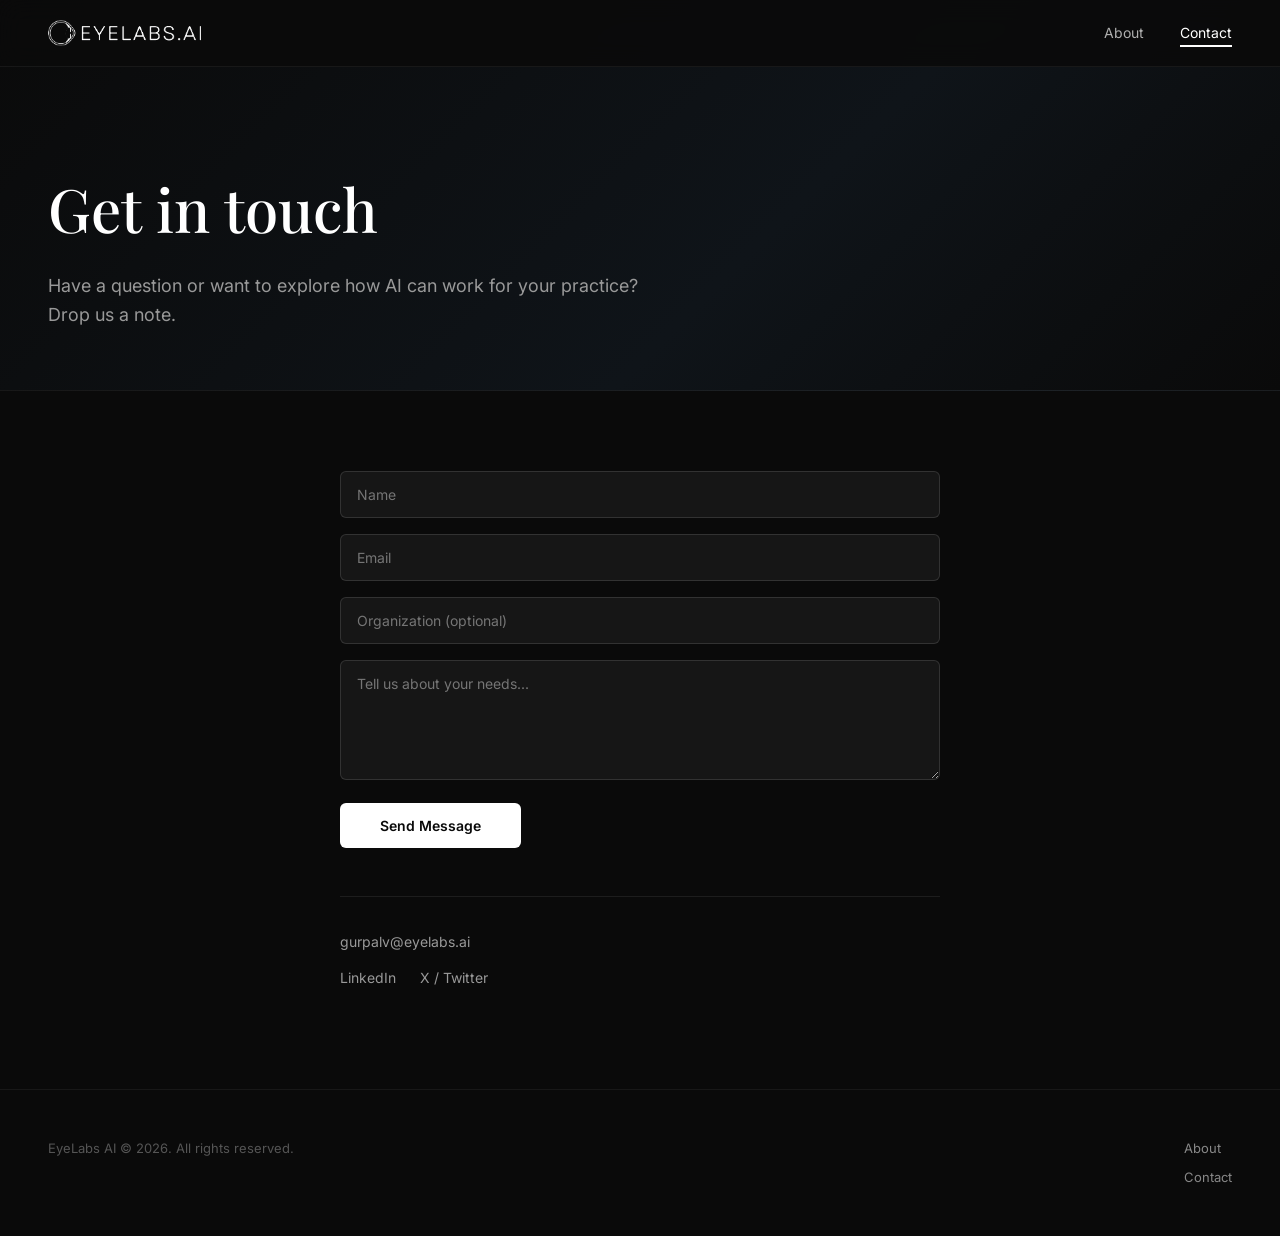
<file: contact.html>
<!DOCTYPE html>
<html lang="en">
<head>
  <meta charset="UTF-8">
  <meta name="viewport" content="width=device-width, initial-scale=1">
  <meta name="description" content="Contact EyeLabs AI - Explore how AI can work for your practice.">
  <title>Contact | EyeLabs AI</title>
  <link rel="shortcut icon" type="image/x-icon" href="img/favicon.png" />
  <link href="https://fonts.googleapis.com/css2?family=Inter:wght@300;400;500;600;700&family=Playfair+Display:wght@400;500;600;700&display=swap" rel="stylesheet">
  <link rel="stylesheet" href="css/site.css">
</head>
<body>

<!-- Nav -->
<nav>
  <a href="index.html" class="nav-logo">
    <img src="images/eyelabs-logo-white.png" alt="EyeLabs AI">
  </a>
  <button class="nav-toggle" onclick="document.querySelector('.nav-links').classList.toggle('open')" aria-label="Toggle menu">
    <span></span><span></span><span></span>
  </button>
  <ul class="nav-links">
    <li><a href="about.html">About</a></li>
    <li><a href="contact.html" class="nav-cta active">Contact</a></li>
  </ul>
</nav>

<!-- Page Header -->
<header class="page-header">
  <h1>Get in touch</h1>
  <p>Have a question or want to explore how AI can work for your practice? Drop us a note.</p>
</header>

<!-- Contact -->
<section class="contact">
  <div class="contact-inner">
    <form class="contact-form" action="https://formspree.io/f/xrgwqkjn" method="POST">
      <input type="text" name="name" placeholder="Name" required>
      <input type="email" name="email" placeholder="Email" required>
      <input type="text" name="organization" placeholder="Organization (optional)">
      <textarea name="message" placeholder="Tell us about your needs..." required></textarea>
      <button type="submit">Send Message</button>
    </form>
    <div class="contact-info">
      <a href="mailto:gurpalv@eyelabs.ai">gurpalv@eyelabs.ai</a>
      <div class="social-links">
        <a href="https://www.linkedin.com/in/gurpalvirdi/" target="_blank" rel="noopener">LinkedIn</a>
        <a href="https://twitter.com/EyeLabs_AI" target="_blank" rel="noopener">X / Twitter</a>
      </div>
    </div>
  </div>
</section>

<!-- Footer -->
<footer>
  <div class="footer-left">
    <p>EyeLabs AI &copy; 2026. All rights reserved.</p>
  </div>
  <div class="footer-links">
    <a href="about.html">About</a>
    <a href="contact.html">Contact</a>
  </div>
</footer>

</body>
</html>
</file>
<file: css/site.css>
*, *::before, *::after { margin: 0; padding: 0; box-sizing: border-box; }

body {
  font-family: 'Inter', sans-serif;
  background: #0a0a0a;
  color: #e8e8e8;
  line-height: 1.6;
  -webkit-font-smoothing: antialiased;
}

a { color: inherit; text-decoration: none; }

/* --- NAV --- */
nav {
  position: fixed;
  top: 0; left: 0; right: 0;
  z-index: 100;
  display: flex;
  align-items: center;
  justify-content: space-between;
  padding: 20px 48px;
  background: rgba(10,10,10,0.9);
  backdrop-filter: blur(12px);
  border-bottom: 1px solid rgba(255,255,255,0.06);
}
.nav-logo {
  font-family: 'Playfair Display', serif;
  font-size: 22px;
  font-weight: 600;
  color: #fff;
  display: flex;
  align-items: center;
  gap: 12px;
}
.nav-logo img {
  height: 26px;
  width: auto;
}
.nav-links {
  display: flex;
  align-items: center;
  gap: 36px;
  list-style: none;
}
.nav-links a {
  font-size: 14px;
  font-weight: 400;
  color: #b0b0b0;
  transition: color 0.2s;
}
.nav-links a:hover,
.nav-links a.active { color: #fff; }
.nav-cta {
  font-size: 14px;
  font-weight: 500;
  color: #fff !important;
  border-bottom: 2px solid #fff;
  padding-bottom: 4px;
}

/* Mobile nav toggle */
.nav-toggle {
  display: none;
  flex-direction: column;
  gap: 5px;
  background: none;
  border: none;
  cursor: pointer;
  padding: 4px;
}
.nav-toggle span {
  display: block;
  width: 24px;
  height: 2px;
  background: #fff;
  transition: 0.3s;
}

/* --- HERO --- */
.hero {
  min-height: 100vh;
  display: flex;
  flex-direction: column;
  justify-content: center;
  padding: 140px 48px 80px;
  background: linear-gradient(135deg, #0a0a0a 0%, #0f1419 50%, #0a0a0a 100%);
  position: relative;
  overflow: hidden;
}
.hero::before {
  content: '';
  position: absolute;
  top: -50%; right: -20%;
  width: 800px; height: 800px;
  background: radial-gradient(circle, rgba(59,130,246,0.06) 0%, transparent 70%);
  pointer-events: none;
}
.hero h1 {
  font-family: 'Playfair Display', serif;
  font-size: clamp(42px, 6vw, 80px);
  font-weight: 500;
  line-height: 1.1;
  color: #fff;
  max-width: 900px;
  margin-bottom: 28px;
}
.hero p {
  font-size: clamp(16px, 2vw, 20px);
  color: #999;
  max-width: 680px;
  line-height: 1.7;
}
.hero-actions { margin-top: 40px; }

/* --- PAGE HEADER (subpages) --- */
.page-header {
  padding: 160px 48px 60px;
  border-bottom: 1px solid rgba(255,255,255,0.06);
  background: linear-gradient(135deg, #0a0a0a 0%, #0f1419 60%, #0a0a0a 100%);
}
.page-header h1 {
  font-family: 'Playfair Display', serif;
  font-size: clamp(36px, 5vw, 60px);
  font-weight: 500;
  color: #fff;
  margin-bottom: 16px;
}
.page-header p {
  font-size: 18px;
  color: #999;
  max-width: 620px;
}

/* --- SECTION TITLES --- */
.section-title {
  font-family: 'Playfair Display', serif;
  font-size: clamp(28px, 4vw, 48px);
  font-weight: 500;
  color: #fff;
  text-align: center;
  margin-bottom: 16px;
}
.section-subtitle {
  font-size: 16px;
  color: #888;
  text-align: center;
  margin-bottom: 64px;
  max-width: 600px;
  margin-left: auto;
  margin-right: auto;
}

/* --- ABOUT --- */
.about-section {
  padding: 80px 48px;
}
.about-intro {
  max-width: 760px;
  margin: 0 auto 64px;
  text-align: center;
}
.about-intro p {
  font-size: 18px;
  color: #aaa;
  line-height: 1.8;
}
.founder {
  max-width: 760px;
  margin: 0 auto;
  display: flex;
  gap: 40px;
  align-items: center;
  padding: 40px;
  border: 1px solid rgba(255,255,255,0.08);
  border-radius: 10px;
}
.founder img {
  width: 130px;
  height: 130px;
  border-radius: 50%;
  object-fit: cover;
  border: 1px solid rgba(255,255,255,0.12);
  flex-shrink: 0;
}
.founder h3 { font-size: 21px; font-weight: 600; color: #fff; margin-bottom: 4px; }
.founder .role {
  font-size: 12px;
  color: #5b8def;
  text-transform: uppercase;
  letter-spacing: 0.08em;
  margin-bottom: 14px;
}
.founder p { font-size: 15px; color: #999; line-height: 1.7; }

/* --- AUDIENCE CARDS --- */
.audiences {
  padding: 100px 48px;
  background: #0d0d0d;
}
.audience-grid {
  display: grid;
  grid-template-columns: repeat(2, 1fr);
  gap: 32px;
  max-width: 1000px;
  margin: 0 auto;
}
.audience-card {
  padding: 40px;
  border: 1px solid rgba(255,255,255,0.08);
  border-radius: 8px;
  transition: border-color 0.3s;
}
.audience-card:hover { border-color: rgba(255,255,255,0.2); }
.audience-card h3 {
  font-size: 20px;
  font-weight: 600;
  color: #fff;
  margin-bottom: 12px;
}
.audience-card p {
  font-size: 15px;
  color: #999;
  line-height: 1.7;
}

/* --- DATA / TRUST SECTION --- */
.trust {
  padding: 100px 48px;
  border-top: 1px solid rgba(255,255,255,0.06);
}
.trust-content {
  max-width: 900px;
  margin: 0 auto;
  display: grid;
  grid-template-columns: 1fr 1fr;
  gap: 64px;
  align-items: center;
}
.trust-text h2 {
  font-family: 'Playfair Display', serif;
  font-size: clamp(28px, 3.5vw, 42px);
  font-weight: 500;
  color: #fff;
  margin-bottom: 24px;
}
.trust-text p {
  font-size: 16px;
  color: #999;
  line-height: 1.8;
}
.trust-image {
  display: flex;
  justify-content: center;
}
.trust-image img {
  max-width: 100%;
  border-radius: 8px;
  opacity: 0.85;
}

/* --- PROCESS --- */
.process {
  padding: 100px 48px;
  background: #0d0d0d;
}
.process-grid {
  display: grid;
  grid-template-columns: repeat(3, 1fr);
  gap: 48px;
  max-width: 1000px;
  margin: 0 auto;
}
.process-step h3 {
  font-size: 18px;
  font-weight: 600;
  color: #fff;
  margin-bottom: 12px;
}
.process-step p {
  font-size: 14px;
  color: #999;
  line-height: 1.7;
}
.step-number {
  display: inline-block;
  font-family: 'Playfair Display', serif;
  font-size: 32px;
  color: rgba(255,255,255,0.15);
  margin-bottom: 16px;
}

/* --- CTA --- */
.cta {
  padding: 120px 48px;
  text-align: center;
  border-top: 1px solid rgba(255,255,255,0.06);
}
.cta h2 {
  font-family: 'Playfair Display', serif;
  font-size: clamp(32px, 5vw, 64px);
  font-weight: 500;
  color: #fff;
  margin-bottom: 40px;
}
.cta-btn {
  display: inline-block;
  font-size: 16px;
  font-weight: 500;
  color: #fff;
  border-bottom: 2px solid #fff;
  padding-bottom: 6px;
  transition: opacity 0.2s;
}
.cta-btn:hover { opacity: 0.7; }

/* --- CONTACT --- */
.contact {
  padding: 80px 48px 100px;
}
.contact-inner {
  max-width: 600px;
  margin: 0 auto;
}
.contact-form input,
.contact-form textarea {
  width: 100%;
  padding: 14px 16px;
  background: rgba(255,255,255,0.05);
  border: 1px solid rgba(255,255,255,0.12);
  border-radius: 6px;
  color: #fff;
  font-family: 'Inter', sans-serif;
  font-size: 14px;
  margin-bottom: 16px;
  outline: none;
  transition: border-color 0.2s;
}
.contact-form input:focus,
.contact-form textarea:focus {
  border-color: rgba(255,255,255,0.35);
}
.contact-form textarea {
  min-height: 120px;
  resize: vertical;
}
.contact-form button {
  background: #fff;
  color: #0a0a0a;
  border: none;
  padding: 14px 40px;
  font-size: 14px;
  font-weight: 600;
  border-radius: 6px;
  cursor: pointer;
  transition: opacity 0.2s;
  font-family: 'Inter', sans-serif;
}
.contact-form button:hover { opacity: 0.85; }
.contact-info {
  margin-top: 48px;
  padding-top: 32px;
  border-top: 1px solid rgba(255,255,255,0.08);
}
.contact-info a {
  color: #999;
  font-size: 14px;
  transition: color 0.2s;
}
.contact-info a:hover { color: #fff; }
.contact-info .social-links {
  display: flex;
  gap: 24px;
  margin-top: 12px;
}

/* --- FOOTER --- */
footer {
  padding: 48px;
  border-top: 1px solid rgba(255,255,255,0.06);
  display: flex;
  justify-content: space-between;
  align-items: flex-start;
  flex-wrap: wrap;
  gap: 32px;
}
.footer-left p {
  font-size: 13px;
  color: #555;
}
.footer-links {
  display: flex;
  flex-direction: column;
  gap: 8px;
}
.footer-links a {
  font-size: 13px;
  color: #888;
  transition: color 0.2s;
}
.footer-links a:hover { color: #fff; }

/* --- RESPONSIVE --- */
@media (max-width: 900px) {
  nav { padding: 16px 24px; }
  .nav-links { display: none; }
  .nav-links.open {
    display: flex;
    flex-direction: column;
    position: absolute;
    top: 100%;
    left: 0; right: 0;
    background: rgba(10,10,10,0.97);
    padding: 24px;
    gap: 20px;
    border-bottom: 1px solid rgba(255,255,255,0.08);
  }
  .nav-toggle { display: flex; }
  .hero { padding: 120px 24px 60px; }
  .page-header { padding: 130px 24px 48px; }
  .about-section { padding: 60px 24px; }
  .founder { flex-direction: column; text-align: center; gap: 24px; padding: 32px 24px; }
  .audiences { padding: 60px 24px; }
  .audience-grid { grid-template-columns: 1fr; }
  .trust { padding: 60px 24px; }
  .trust-content { grid-template-columns: 1fr; gap: 32px; }
  .process { padding: 60px 24px; }
  .process-grid { grid-template-columns: 1fr; gap: 32px; }
  .cta { padding: 80px 24px; }
  .contact { padding: 60px 24px; }
  footer { padding: 32px 24px; flex-direction: column; }
}
</file>
